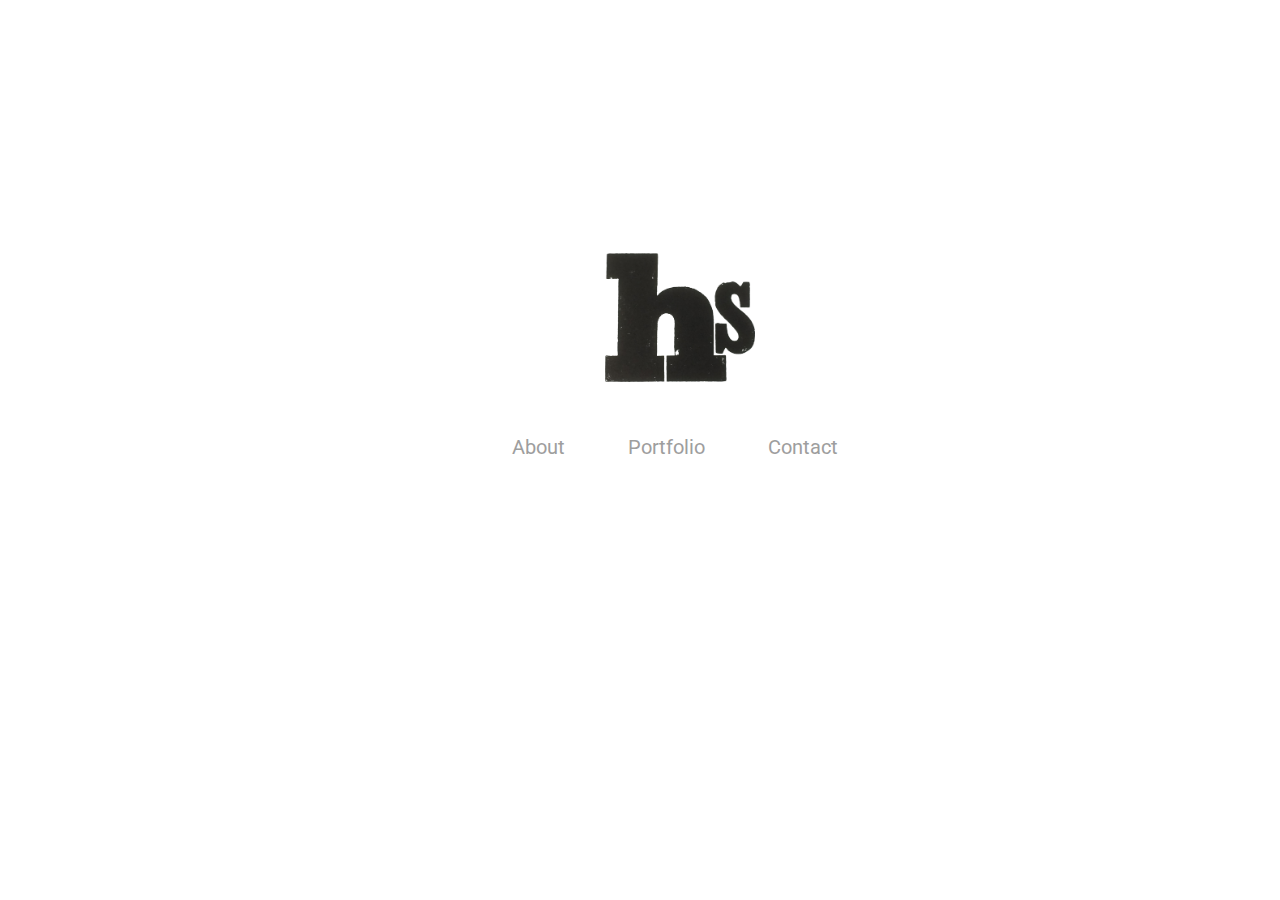
<file: index.html>
<!DOCTYPE html>
<html>
<head>
  <meta charset="UTF-8">
  <meta name="viewport" content="width=device-width, initial-scale=1.0, user-scalable=no">
  <link href='https://fonts.googleapis.com/css?family=Oxygen:400,500,600,700,300' rel='stylesheet' type='text/css'>
  <link href='https://fonts.googleapis.com/css?family=Roboto:400,100,300,500,700,900' rel='stylesheet' type='text/css'>
  <title>Hannah Specht</title>
  <link rel="stylesheet" href="css/stylesheet.css">
</head>
<body id="body">
     <div class="wrapper_lp">
        <div id="landingpage">
            <img src="images/hs_klein.png" alt="" id="logo_front">
            <ul id="nav_lp">
              <li><a href="about.html" >About</a></li>
              <li><a href="portfolio.html" >Portfolio</a></li>
              <li><a href="contact.html">Contact</a></li>
            </ul>
        </div>
    </div>
</body>
</html>
</file>
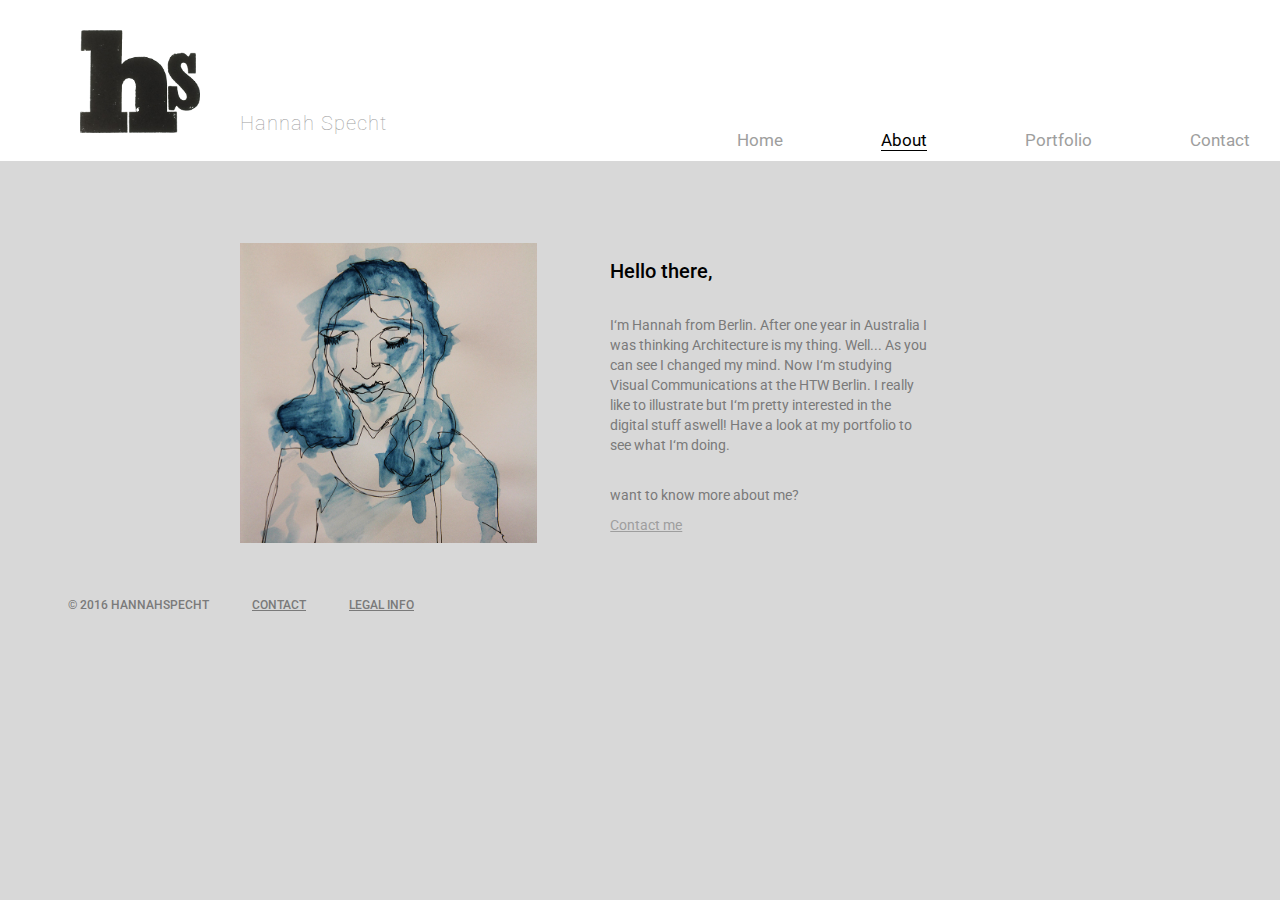
<file: about.html>
<!DOCTYPE html>
<html>
<head>
  <meta charset="UTF-8">
  <meta name="viewport" content="width=device-width, initial-scale=1.0, user-scalable=no">
  <meta name="description" content="Hannah Specht">
  <link href='https://fonts.googleapis.com/css?family=Roboto:400,100,300,500,700,900' rel='stylesheet' type='text/css'>
  <title>Hannah Specht</title>

  <link rel="stylesheet" href="css/stylesheet.css">
</head>

<body>
  <!-- Header -->
  <header class="header">
    <div id="logo">
      <a href="index.html"><img src="images/hs_klein.png"></a>
      <h2> Hannah Specht </h2>
    </div>

    <ul id="nav">
      <li><a href="index.html">Home</a></li>
      <li><a href="about.html" class="active">About</a></li>
      <li><a href="portfolio.html" >Portfolio</a></li>
      <li><a href="contact.html">Contact</a></li>
    </ul>
  </header>

  <!-- About -->
  <div class="wrapper">

    <!-- Inhalt 1 -->
    <div class="inhalt-1">
      <!-- Foto -->
      <div class="inhalt-foto"><img class="img" src="images/IMG_3952_klein.jpg"></div>
      <!-- Text -->
      <div class="inhalt-text">
        <h1>
          Hello there,
        </h1>
        <p>
         I‘m Hannah from Berlin.
         After one year in Australia I was thinking Architecture is my thing. Well... As you can see I changed my mind.
         Now I‘m studying Visual Communications at the HTW Berlin.
         I really like to illustrate but I‘m pretty interested in the digital stuff aswell! Have a look at my portfolio to see what I‘m doing.
        </p>
        <p class="more">
          want to know more about me?
        </p>

          <a class="link" href="contact.html">Contact me</a>

      </div>
    </div>
  </div>


  </div>

  <footer class="footer">
    <ul>
     <li>&copy; 2016 hannahspecht</li>
     <li><a href="contact.html">Contact</a></li>
     <li><a href="impressum.html">Legal info</a></li>
   </ul>
  </footer>

</body>
</html>
</file>
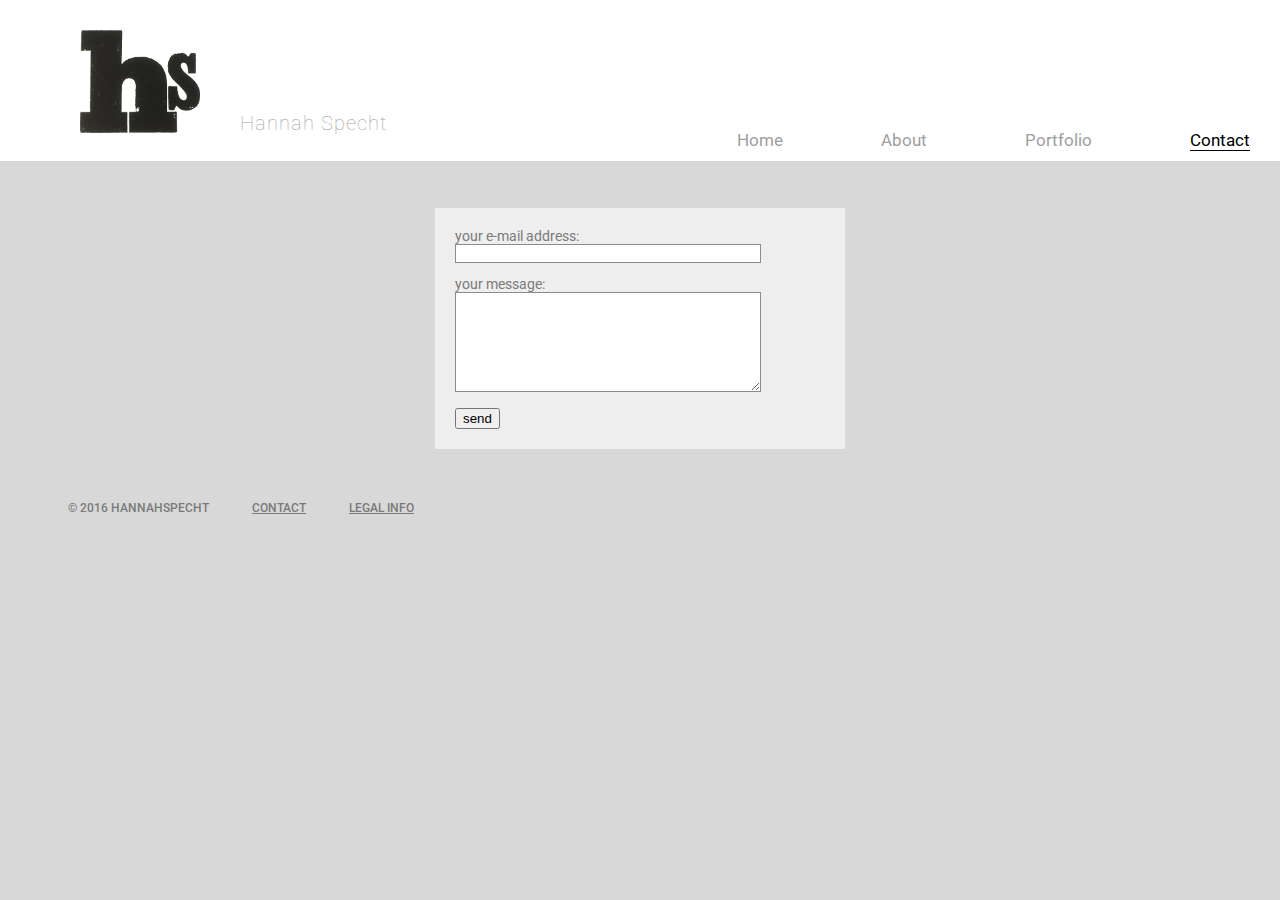
<file: contact.html>
<!DOCTYPE html>
<html>
<head>
  <meta charset="UTF-8">
  <meta name="viewport" content="width=device-width, initial-scale=1.0, user-scalable=no">
  <meta name="description" content="Hannah Specht">
  <link href='https://fonts.googleapis.com/css?family=Roboto:400,100,300,500,700,900' rel='stylesheet' type='text/css'>
  <title>Hannah Specht</title>

  <link rel="stylesheet" href="css/stylesheet.css">
</head>

<body>
  <!-- Header -->
  <header class="header">
    <div id="logo">
      <a href="index.html"><img src="images/hs_klein.png"></a>
      <h2> Hannah Specht </h2>
    </div>

    <ul id="nav">
      <li><a href="index.html">Home</a></li>
      <li><a href="about.html" >About</a></li>
      <li><a href="portfolio.html" >Portfolio</a></li>
      <li><a href="contact.html"class="active">Contact</a></li>
    </ul>
  </header>

  <!-- contact -->
  <div class="wrapper">

    <form id="kontaktformular" name="kontaktformular" action="">
      <div>
       <label for="absender">your e-mail address:</label>
       <input type="text" id="absender" name="absender" />
      </div>
      <div>
       <label for="nachricht">your message:</label>
       <textarea id="nachricht" name="nachricht" cols="20" rows="5"></textarea>
      </div>
      <div>
        <input type="submit" value="send" />
      </div>
    </form>

         <!-- Icon
         <p class="icon">
         <img class="icon" src="images/iconOrt.png">
         Berlin
        </p>-->
      </div>
    </div>

  </div>


  <footer class="footer">
    <ul>
     <li>&copy; 2016 hannahspecht</li>
     <li><a href="contact.html">Contact</a></li>
     <li><a href="impressum.html">Legal info</a></li>
   </ul>
  </footer>

</body>
</html>
</file>
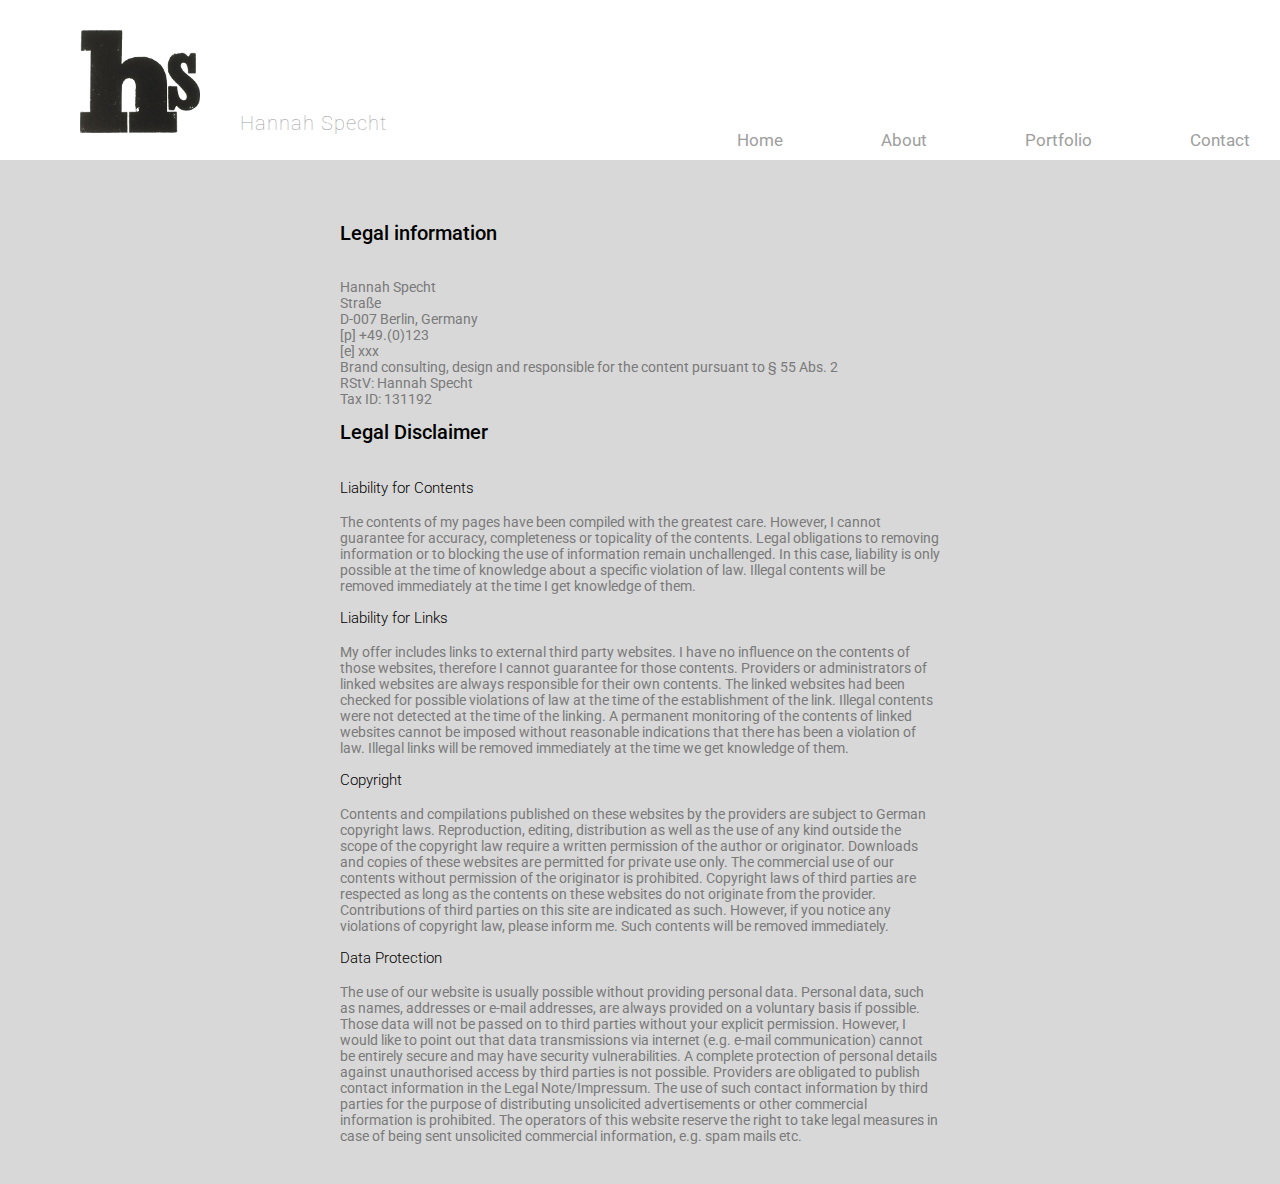
<file: impressum.html>
<!DOCTYPE html>
<html>
<head>
  <meta charset="UTF-8">
  <meta name="viewport" content="width=device-width, initial-scale=1.0, user-scalable=no">
  <meta name="description" content="Hannah Specht">
  <link href='https://fonts.googleapis.com/css?family=Roboto:400,100,300,500,700,900' rel='stylesheet' type='text/css'>
  <title>Hannah Specht</title>

  <link rel="stylesheet" href="css/stylesheet.css">
</head>

<body>
  <!-- Header -->
  <header class="header">
    <div id="logo">
      <a href="index.html"><img src="images/hs_klein.png"></a>
      <h2> Hannah Specht </h2>
    </div>

    <ul id="nav">
      <li><a href="index.html">Home</a></li>
      <li><a href="about.html" >About</a></li>
      <li><a href="portfolio.html">Portfolio</a></li>
      <li><a href="contact.html">Contact</a></li>
    </ul>
  </header>

<div class="wrapper">

  <div class="impressum">

  <h1> Legal information</h1>
  <p>
    Hannah Specht <br>
    Straße <br>
    D-007 Berlin, Germany <br>
    [p] +49.(0)123 <br>
    [e] xxx <br>
    Brand consulting, design and responsible for the content pursuant to § 55 Abs. 2 <br>
    RStV:  Hannah Specht <br>
    Tax ID: 131192 <br>
  </p>

  <h1> Legal Disclaimer </h1>
  <h3> Liability for Contents </h3>
  <p>
    The contents of my pages have been compiled with the greatest care. However, I cannot guarantee for accuracy, completeness or topicality of the contents.
    Legal obligations to removing information or to blocking the use of information remain unchallenged. In this case, liability is only possible at the time of knowledge about a specific violation of law. Illegal contents will be removed immediately at the time I get knowledge of them.
  </p>
  <h3> Liability for Links </h3>
  <p>
    My offer includes links to external third party websites. I have no influence on the contents of those websites, therefore I cannot guarantee for those contents. Providers or administrators of linked websites are always responsible for their own contents.
    The linked websites had been checked for possible violations of law at the time of the establishment of the link. Illegal contents were not detected at the time of the linking. A permanent monitoring of the contents of linked websites cannot be imposed without reasonable indications that there has been a violation of law. Illegal links will be removed immediately at the time we get knowledge of them.
  </p>
  <h3> Copyright </h3>
  <p>
    Contents and compilations published on these websites by the providers are subject to German copyright laws. Reproduction, editing, distribution as well as the use of any kind outside the scope of the copyright law require a written permission of the author or originator. Downloads and copies of these websites are permitted for private use only.
    The commercial use of our contents without permission of the originator is prohibited.
    Copyright laws of third parties are respected as long as the contents on these websites do not originate from the provider. Contributions of third parties on this site are indicated as such. However, if you notice any violations of copyright law, please inform me. Such contents will be removed immediately.
  </p>
  <h3> Data Protection </h3>
  <p>
    The use of our website is usually possible without providing personal data. Personal data, such as names, addresses or e-mail addresses, are always provided on a voluntary basis if possible. Those data will not be passed on to third parties without your explicit permission.
    However, I would like to point out that data transmissions via internet (e.g. e-mail communication) cannot be entirely secure and may have security vulnerabilities. A complete protection of personal details against unauthorised access by third parties is not possible.
    Providers are obligated to publish contact information in the Legal Note/Impressum. The use of such contact information by third parties for the purpose of distributing unsolicited advertisements or other commercial information is prohibited.
    The operators of this website reserve the right to take legal measures in case of being sent unsolicited commercial information, e.g. spam mails etc.
  </p>

</div>
</div>
</file>
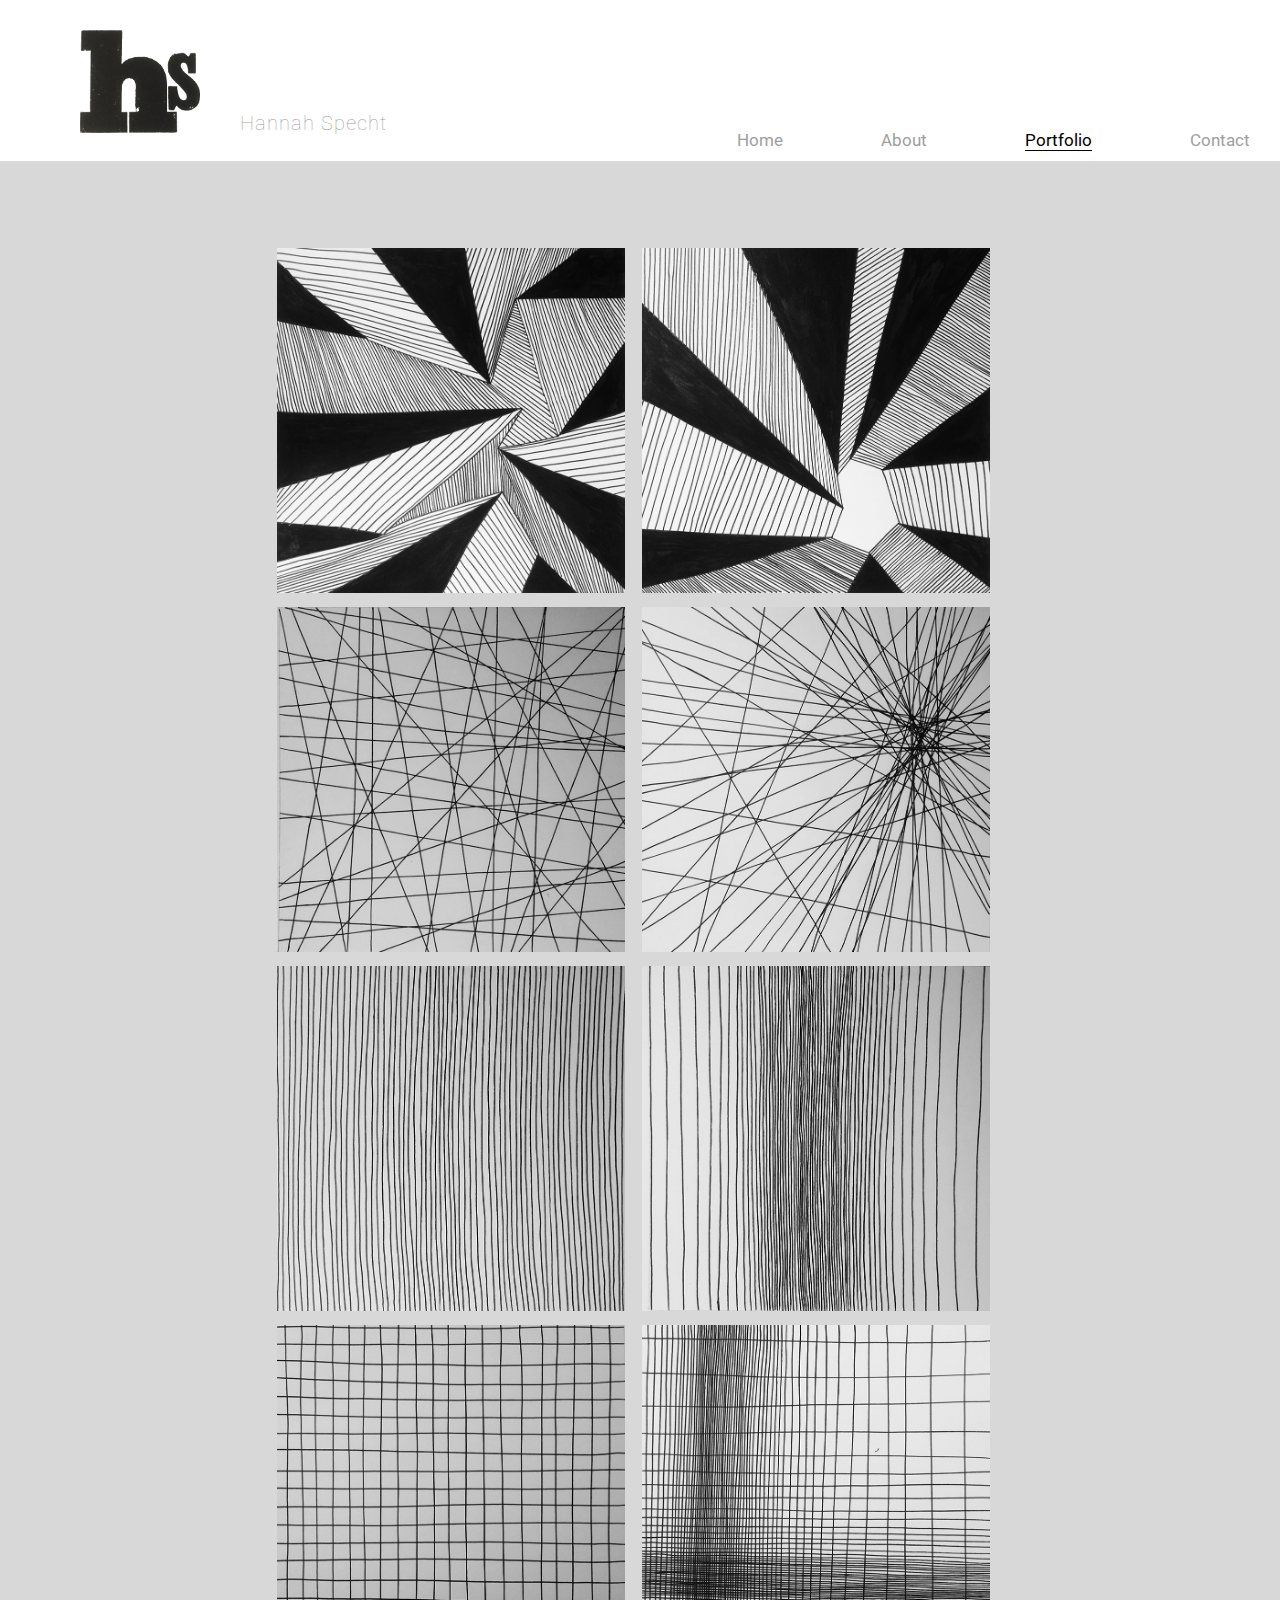
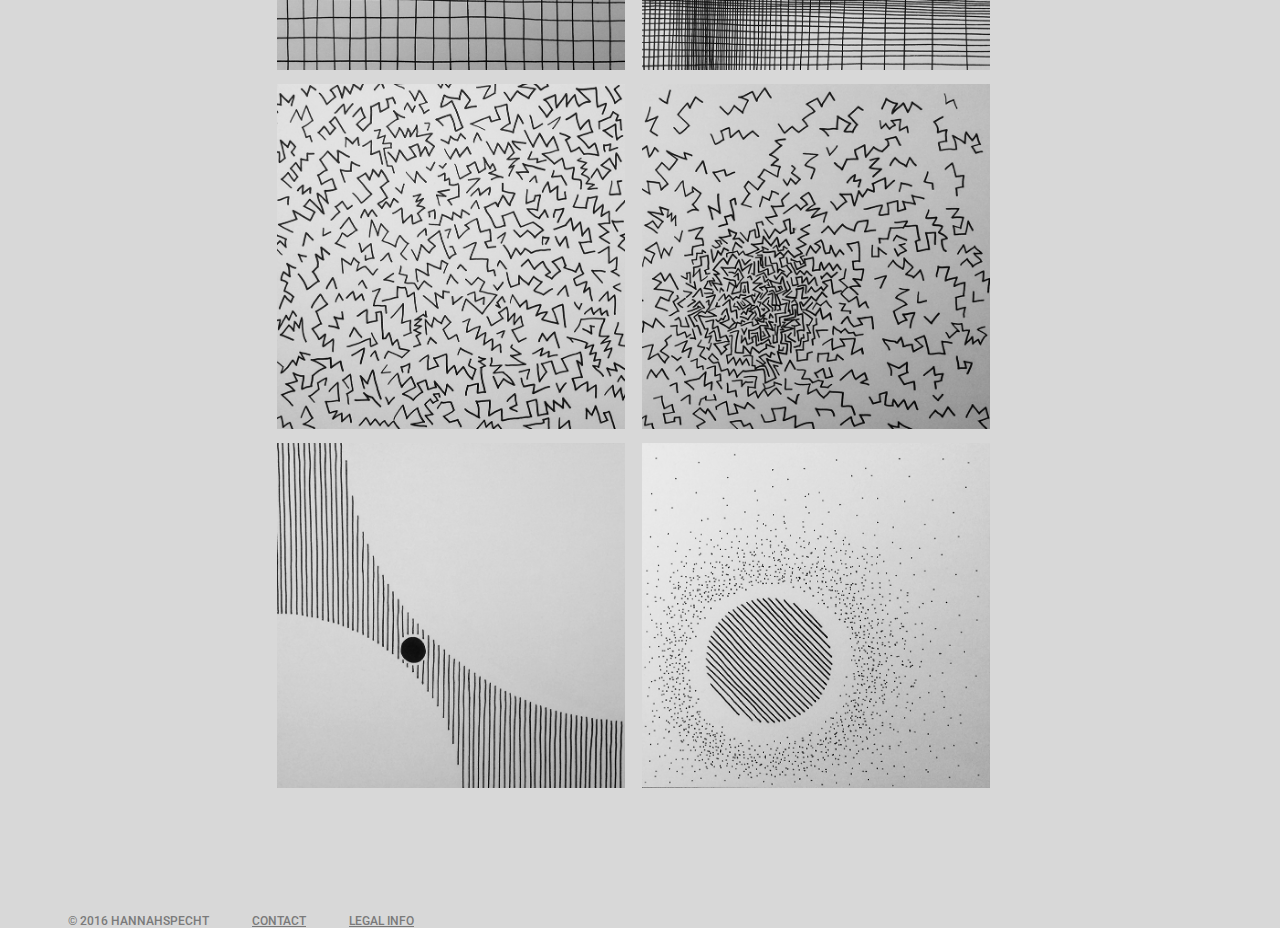
<file: patterns.html>
<!DOCTYPE html>
<html>
<head>
  <meta charset="UTF-8">
  <meta name="viewport" content="width=device-width, initial-scale=1.0, user-scalable=no">
  <meta name="description" content="Hannah Specht">
  <link href='https://fonts.googleapis.com/css?family=Roboto:400,100,300,500,700,900' rel='stylesheet' type='text/css'>
  <title>Hannah Specht</title>

  <link rel="stylesheet" href="css/stylesheet.css">
</head>

<body>
  <!-- Header -->
  <header class="header">
    <div id="logo">
      <a href="index.html"><img src="images/hs_klein.png"></a>
      <h2> Hannah Specht </h2>
    </div>

    <ul id="nav">
      <li><a href="index.html">Home</a></li>
      <li><a href="about.html" >About</a></li>
      <li><a href="portfolio.html" class="active">Portfolio</a></li>
      <li><a href="contact.html">Contact</a></li>
    </ul>
  </header>

  <!-- portfolio patterns-->
  <div class="wrapper">

    <div class="portfolio">
      <!-- Foto -->
    <ul class="inhalt-patterns">
      <li>
       <a>
        <img class="img-patterns" src="images/1patterns/Linien_Fläche.jpg">
       </a>
      </li>
      <li>
       <a>
        <img class="img-patterns" src="images/1patterns/muster_2.jpg">
       </a>
      </li>
      <li>
       <a>
        <img class="img-patterns" src="images/1patterns/muster_3.jpg">
       </a>
      </li>
      <li>
       <a>
        <img class="img-patterns" src="images/1patterns/muster_4.jpg">
       </a>
      </li>
    <li>
     <a>
      <img class="img-patterns" src="images/1patterns/muster_5.jpg">
     </a>
    </li>
    <li>
     <a>
      <img class="img-patterns" src="images/1patterns/muster_6.jpg">
     </a>
    </li>
    <li>
     <a>
      <img class="img-patterns" src="images/1patterns/muster_7.jpg">
     </a>
    </li>
    <li>
     <a>
      <img class="img-patterns" src="images/1patterns/muster_8.jpg">
     </a>
    </li>
    <li>
     <a>
      <img class="img-patterns" src="images/1patterns/muster_11.jpg">
     </a>
    </li>
    <li>
     <a>
      <img class="img-patterns" src="images/1patterns/muster_12.jpg">
     </a>
    </li>

    <li>
     <a>
      <img class="img-patterns" src="images/1patterns/muster_9.jpg">
     </a>
    </li>
    <li>
     <a>
      <img class="img-patterns" src="images/1patterns/muster_10.jpg">
     </a>
    </li>
  </ul>

  </div>


    </div>
  </div>
  </div>


  </div>

  <footer class="footer">
    <ul>
     <li>&copy; 2016 hannahspecht</li>
     <li><a href="contact.html">Contact</a></li>
     <li><a href="impressum.html">Legal info</a></li>
   </ul>
  </footer>

</body>
</html>
</file>
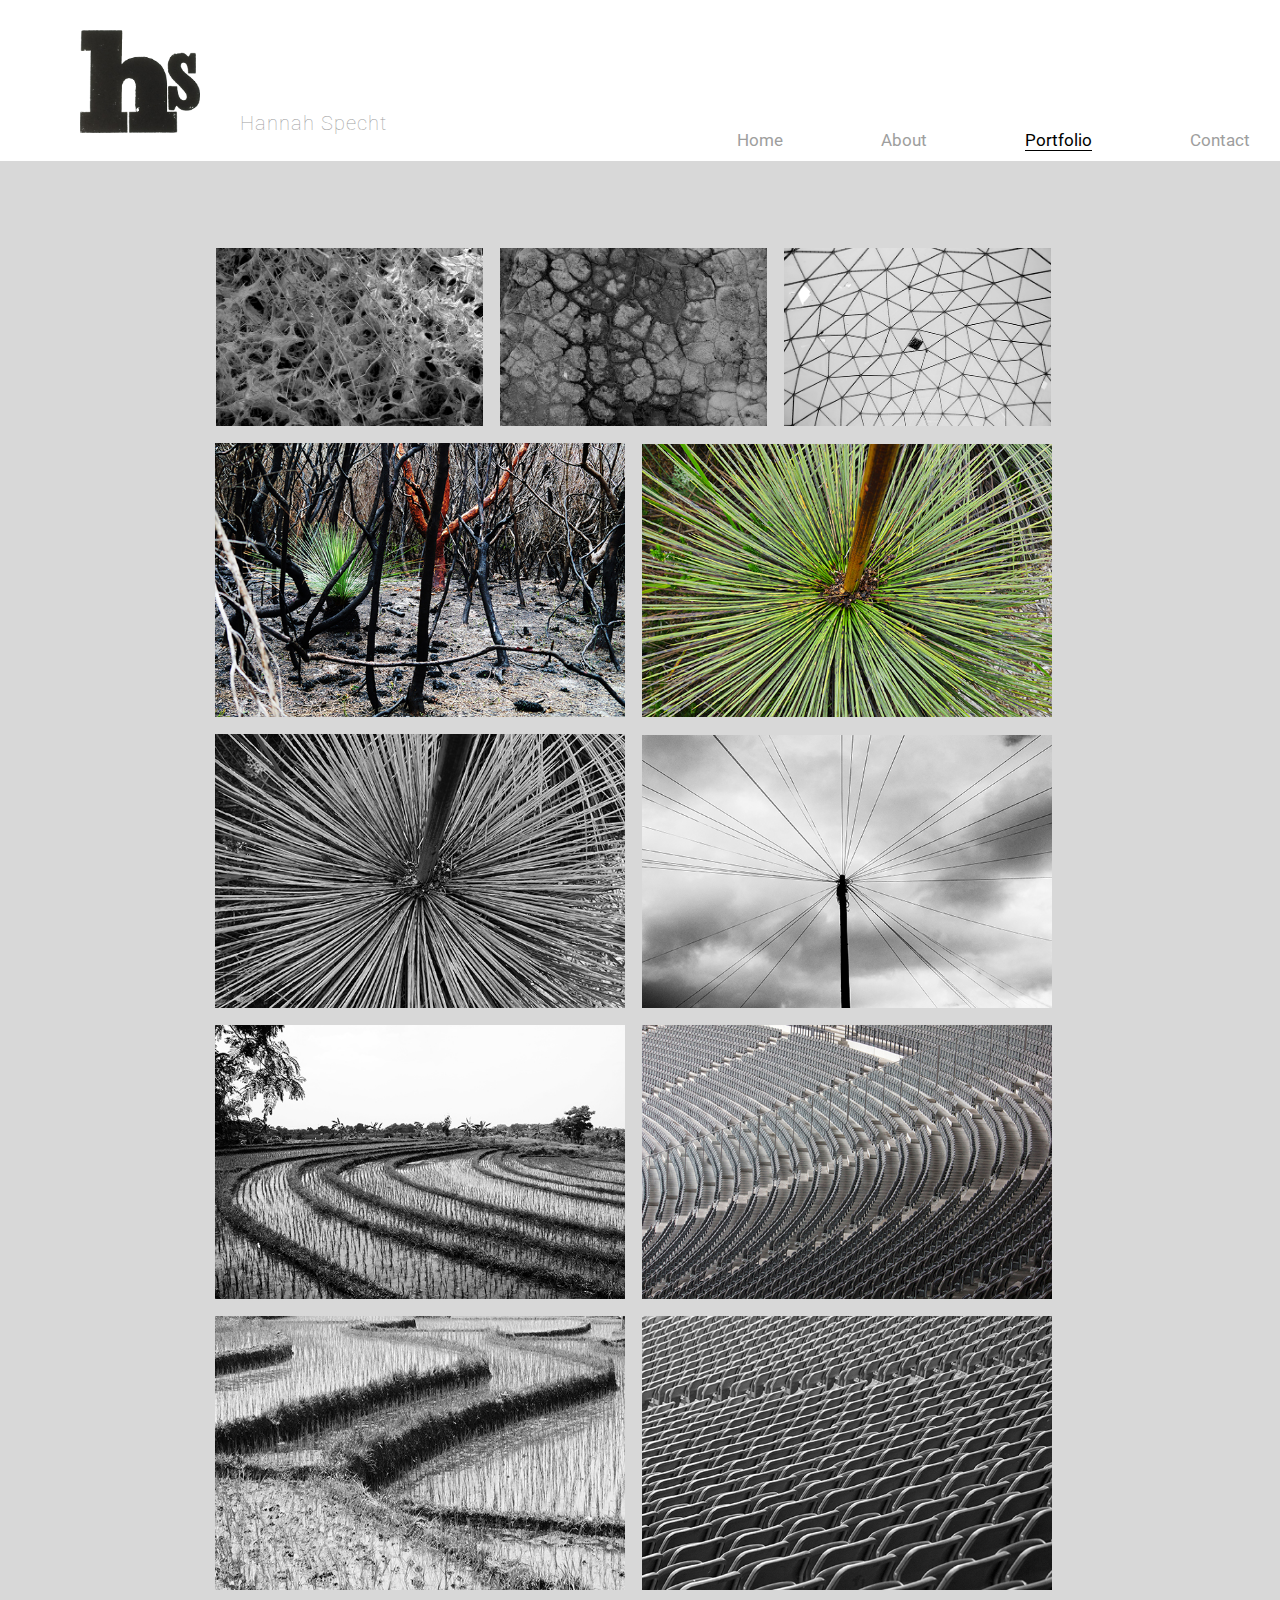
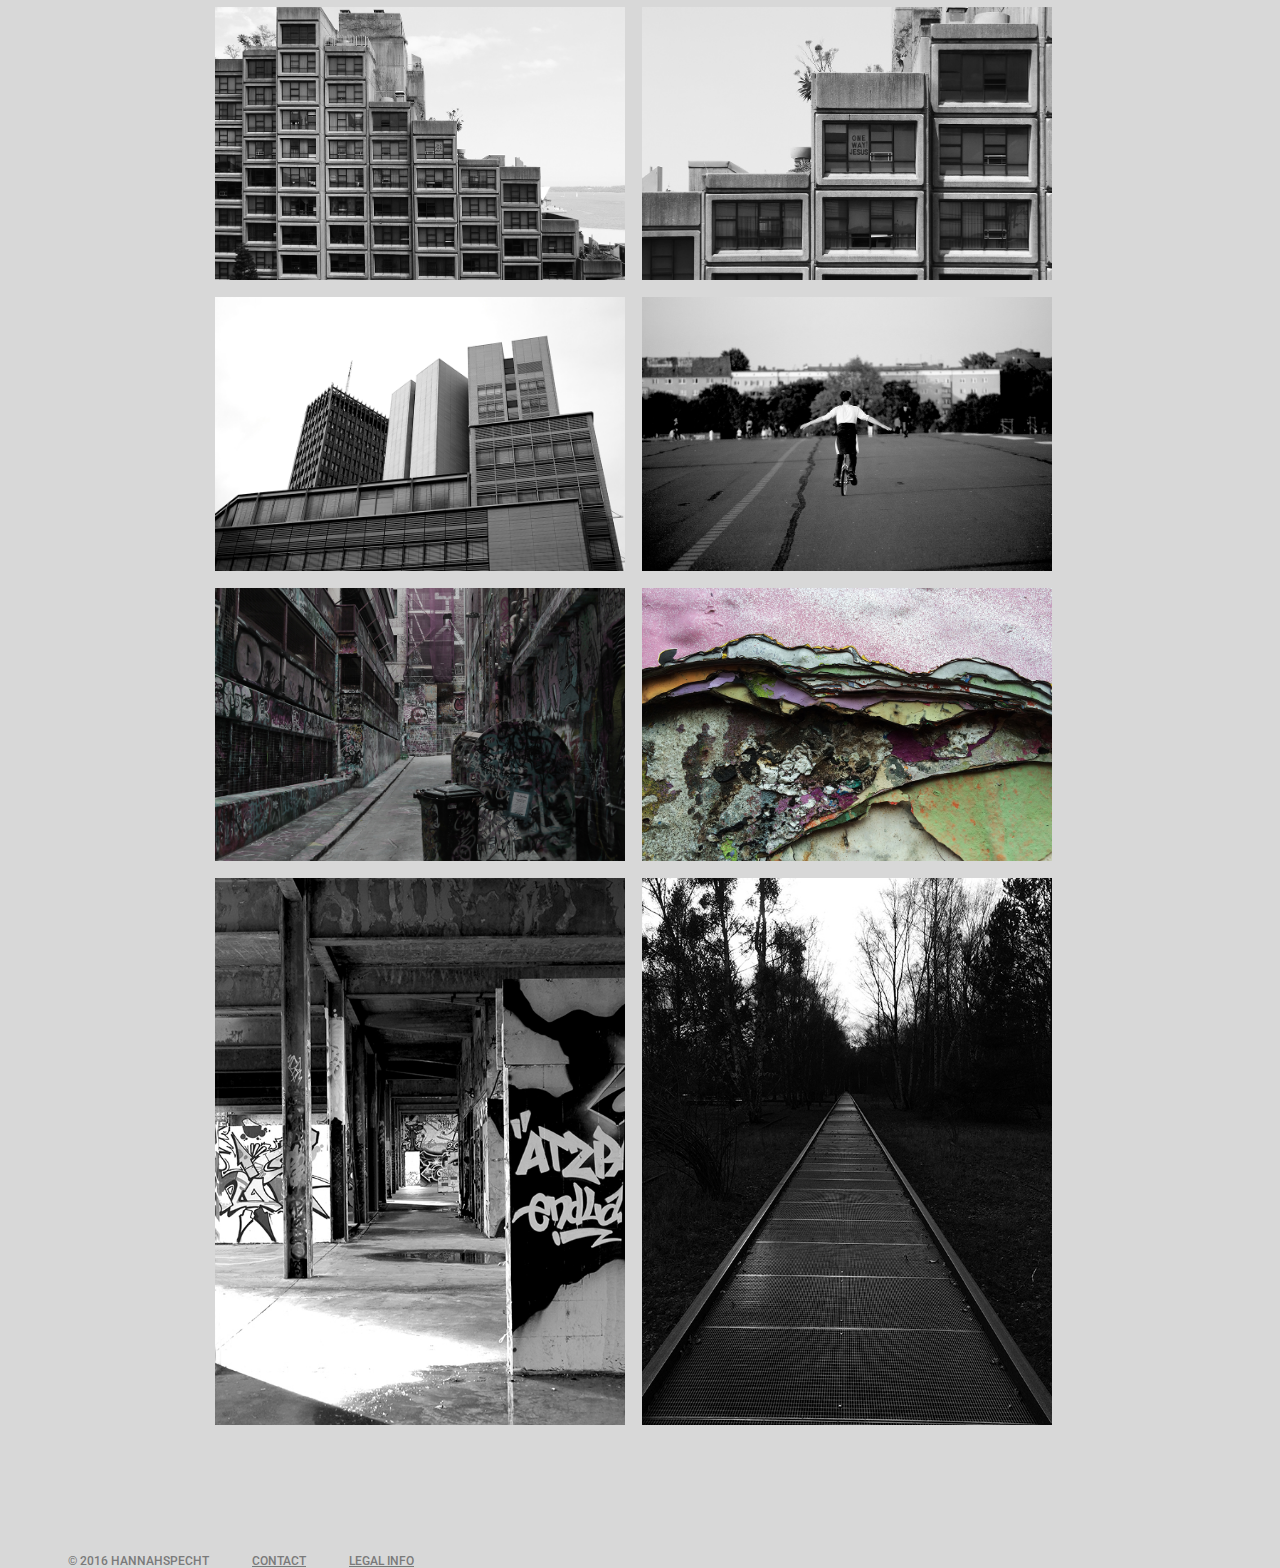
<file: photography.html>
<!DOCTYPE html>
<html>
<head>
  <meta charset="UTF-8">
  <meta name="viewport" content="width=device-width, initial-scale=1.0, user-scalable=no">
  <meta name="description" content="Hannah Specht">
  <link href='https://fonts.googleapis.com/css?family=Roboto:400,100,300,500,700,900' rel='stylesheet' type='text/css'>
  <title>Hannah Specht</title>

  <link rel="stylesheet" href="css/stylesheet.css">
</head>

<body>
  <!-- Header -->
  <header class="header">
    <div id="logo">
      <a href="index.html"><img src="images/hs_klein.png"></a>
      <h2> Hannah Specht </h2>
    </div>

    <ul id="nav">
      <li><a href="index.html">Home</a></li>
      <li><a href="about.html" >About</a></li>
      <li><a href="portfolio.html" class="active">Portfolio</a></li>
      <li><a href="contact.html">Contact</a></li>
    </ul>
  </header>

  <!-- portfolio photography-->
  <div class="wrapper">

    <div class="portfolio">
      <!-- Foto -->
    <ul class="inhalt-photography1">
      <li>
       <a>
        <img class="img-photography1" src="images/2photogr/fotostruktur_01.jpg">
       </a>
      </li>
      <li>
       <a>
        <img class="img-photography1" src="images/2photogr/fotostruktur_02.jpg">
       </a>
      </li>
      <li>
       <a>
        <img class="img-photography1" src="images/2photogr/fotostruktur_03.jpg">
       </a>
      </li>
    </ul>

    <ul class="inhalt-photography2">
      <li>
       <a>
        <img class="img-photography2" src="images/2photogr/fotostruktur_04.jpg">
       </a>
      </li>
      <li>
       <a>
        <img class="img-photography2" src="images/2photogr/fotostruktur_05.jpg">
       </a>
      </li>
      <li>
       <a>
        <img class="img-photography2" src="images/2photogr/fotostruktur_06.jpg">
       </a>
      </li>
      <li>
       <a>
        <img class="img-photography2" src="images/2photogr/fotostruktur_07.jpg">
       </a>
      </li>
      <li>
       <a>
        <img class="img-photography2" src="images/2photogr/fotostruktur_8.jpg">
       </a>
      </li>
      <li>
       <a>
        <img class="img-photography2" src="images/2photogr/fotostruktur_9.jpg">
       </a>
      </li>
      <li>
       <a>
        <img class="img-photography2" src="images/2photogr/fotostruktur_10.jpg">
       </a>
      </li>
      <li>
       <a>
        <img class="img-photography2" src="images/2photogr/fotostruktur_11.jpg">
       </a>
      </li>
      <li>
       <a>
        <img class="img-photography2" src="images/2photogr/fotoarch_12.jpg">
       </a>
      </li>
      <li>
       <a>
        <img class="img-photography2" src="images/2photogr/fotoarch_13.jpg">
       </a>
      </li>
      <li>
       <a>
        <img class="img-photography2" src="images/2photogr/fotoarch_14.jpg">
       </a>
      </li>
      <li>
       <a>
        <img class="img-photography2" src="images/2photogr/fotofeld_15.jpg">
       </a>
      </li>

      <li>
       <a>
        <img class="img-photography2" src="images/2photogr/fotofarbe_18.jpg">
       </a>
      </li>
      <li>
       <a>
        <img class="img-photography2" src="images/2photogr/fotofarbe_19.jpg">
       </a>
      </li>
    </ul>
    <ul class="inhalt-photography3">
      <!--<li>
       <a>
        <img class="img-photography3" src="images/2photogr/fotopers_22.jpg">
      </a>
     </li>
      <li>
       <a>
        <img class="img-photography3" src="images/2photogr/fotopers_24.jpg">
       </a>
      </li> -->
      <li>
       <a>
        <img class="img-photography3" src="images/2photogr/fotopers_23.jpg">
       </a>
      </li>

      <li>
       <a>
        <img class="img-photography3" src="images/2photogr/fotopers_25.jpg">
       </a>
      </li>
    </ul>


  </div>


    </div>
  </div>
  </div>


  </div>

  <footer class="footer">
    <ul>
     <li>&copy; 2016 hannahspecht</li>
     <li><a href="contact.html">Contact</a></li>
     <li><a href="impressum.html">Legal info</a></li>
   </ul>
  </footer>

</body>
</html>
</file>
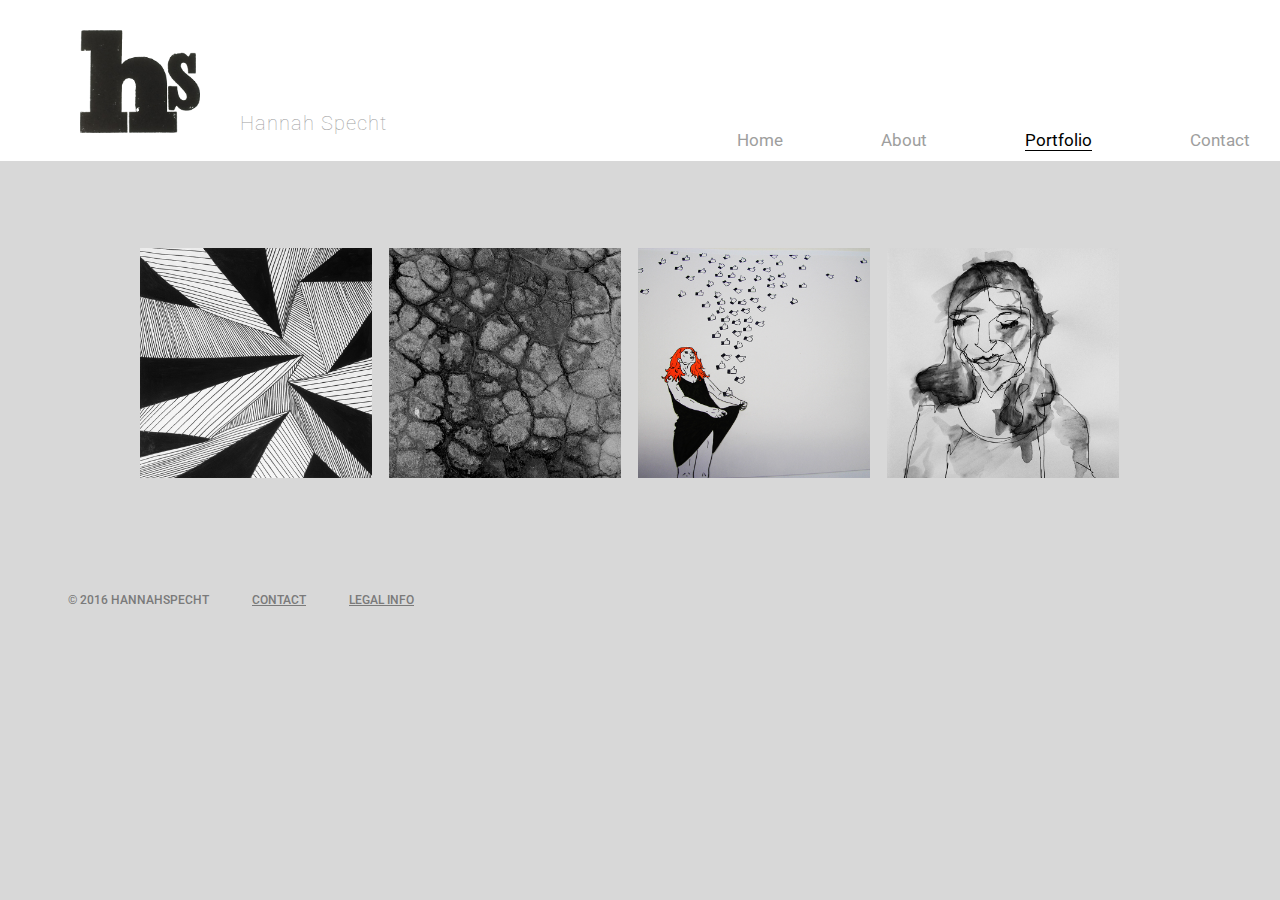
<file: portfolio.html>
<!DOCTYPE html>
<html>
<head>
  <meta charset="UTF-8">
  <meta name="viewport" content="width=device-width, initial-scale=1.0, user-scalable=no">
  <meta name="description" content="Hannah Specht">
  <link href='https://fonts.googleapis.com/css?family=Roboto:400,100,300,500,700,900' rel='stylesheet' type='text/css'>
  <title>Hannah Specht</title>

  <link rel="stylesheet" href="css/stylesheet.css">
</head>

<body>
  <!-- Header -->
  <header class="header">
    <div id="logo">
      <a href="index.html"><img src="images/hs_klein.png"></a>
      <h2> Hannah Specht </h2>
    </div>

    <ul id="nav">
      <li><a href="index.html">Home</a></li>
      <li><a href="about.html" >About</a></li>
      <li><a href="portfolio.html" class="active">Portfolio</a></li>
      <li><a href="contact.html">Contact</a></li>
    </ul>
  </header>

  <!-- portfolio -->
  <div class="wrapper">

    <div class="portfolio">
      <!-- Foto -->
    <ul class="inhalt-portfolio">
      <li>
       <a href="patterns.html">
        <img class="img-portfolio" src="images/1patterns/Linien_Fläche.jpg">
        <span class="hovertext"> <span>patterns</span></span>
       </a>
      </li>
      <li>
       <a href="photography.html">
        <img class="img-portfolio" src="images/struktur1klein.jpg">
        <span class="hovertext"> <span>photography</span></span>
       </a>
      </li>
      <li>
       <a href=illu.html>
        <img class="img-portfolio" src="images/IMG_3656_klein.jpg">
        <span class="hovertext"> <span>illustrations</span></span>
       </a>
      </li>
      <li>
       <a href=sketches.html>
        <img class="img-portfolio" src="images/IMG_3952_klein Kopie.jpg">
        <span class="hovertext"> <span>sketches</span></span>
       </a>
      </li>
    </ul>

  </div>






    </div>
  </div>
  </div>


  </div>

  <footer class="footer">
    <ul>
     <li>&copy; 2016 hannahspecht</li>
     <li><a href="contact.html">Contact</a></li>
     <li><a href="impressum.html">Legal info</a></li>
   </ul>
  </footer>

</body>
</html>
</file>
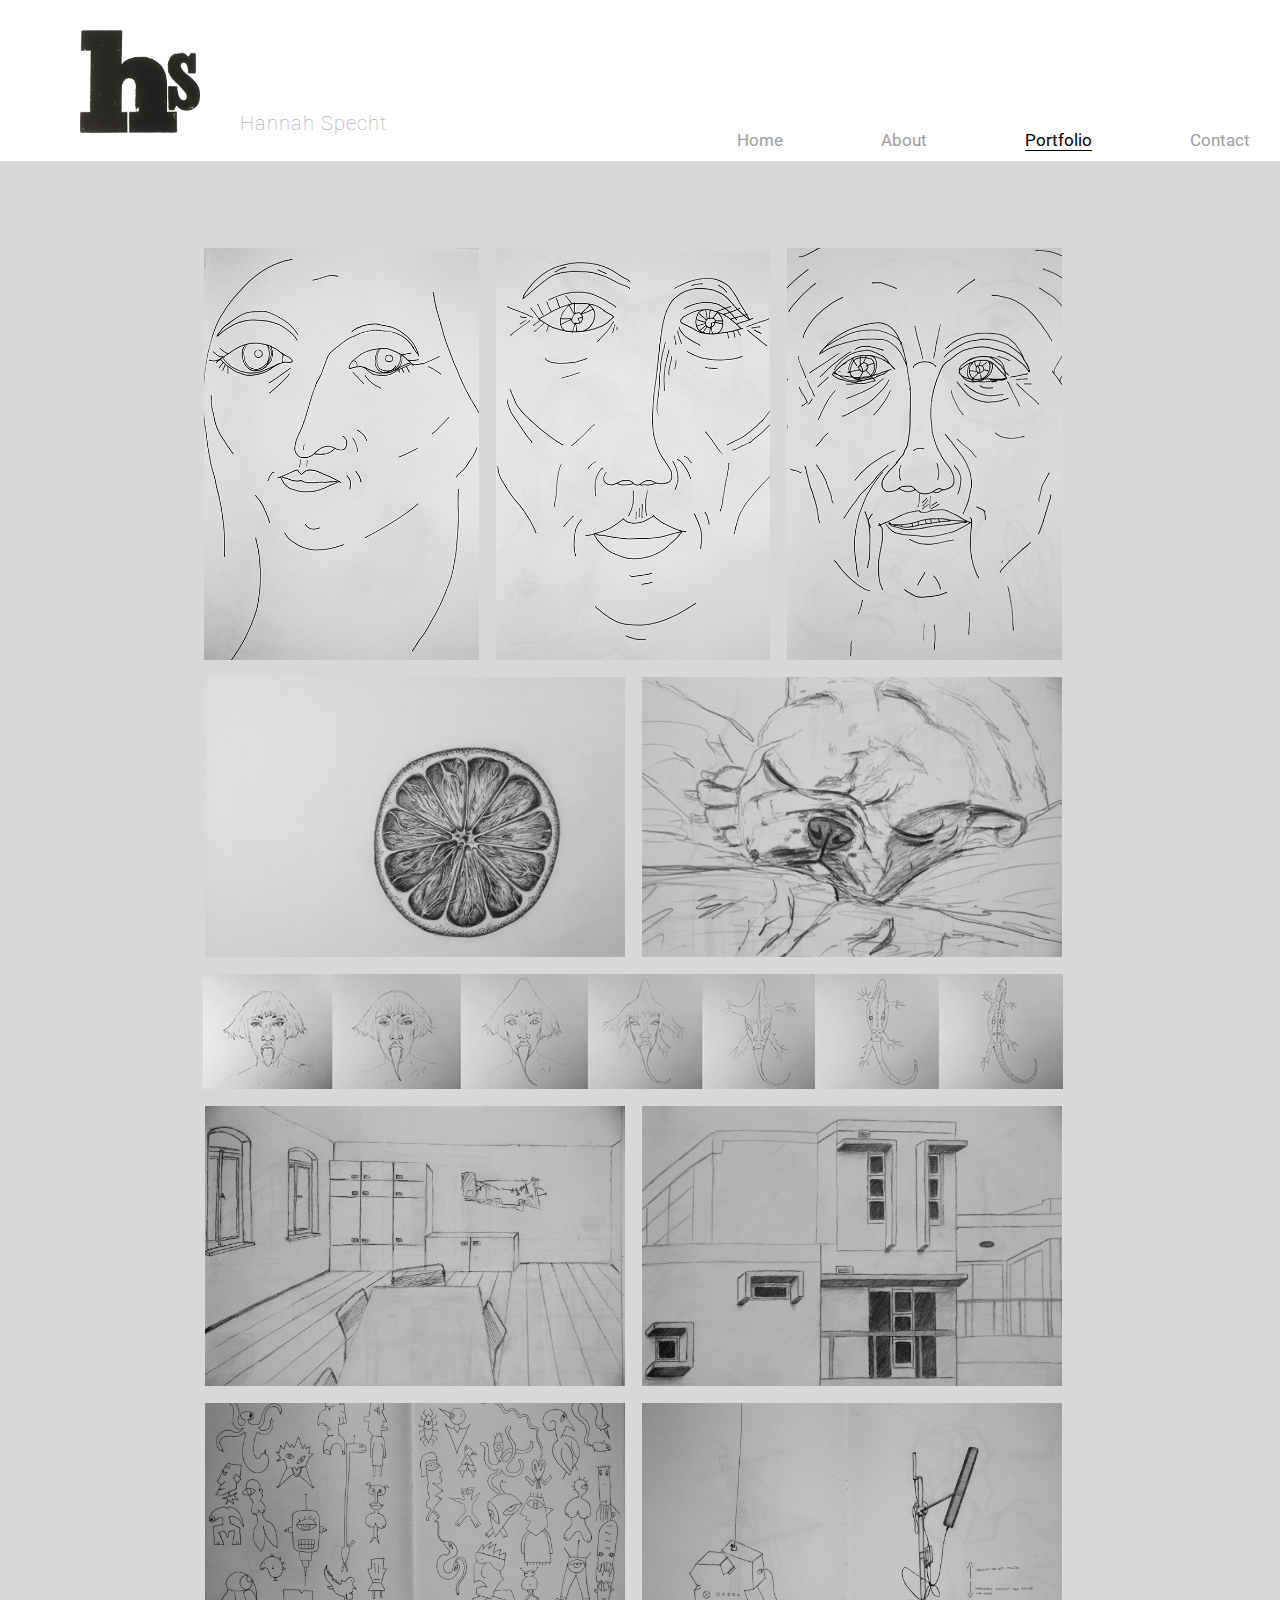
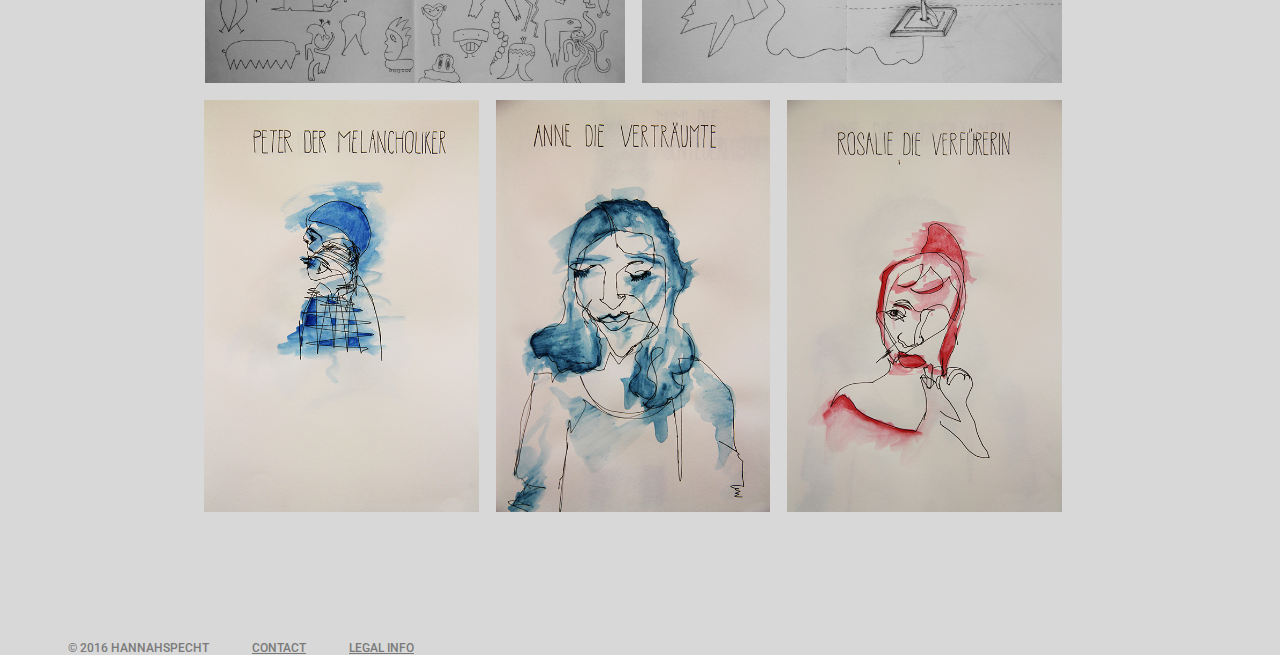
<file: sketches.html>
<!DOCTYPE html>
<html>
<head>
  <meta charset="UTF-8">
  <meta name="viewport" content="width=device-width, initial-scale=1.0, user-scalable=no">
  <meta name="description" content="Hannah Specht">
  <link href='https://fonts.googleapis.com/css?family=Oxygen:400,700,300' rel='stylesheet' type='text/css'>
  <link href='https://fonts.googleapis.com/css?family=Roboto:400,100,300,500,700,900' rel='stylesheet' type='text/css'>
  <title>Hannah Specht</title>

  <link rel="stylesheet" href="css/stylesheet.css">
</head>

<body>
  <!-- Header -->
  <header class="header">
    <div id="logo">
      <a href="index.html"><img src="images/hs_klein.png"></a>
      <h2> Hannah Specht </h2>
    </div>

    <ul id="nav">
      <li><a href="index.html">Home</a></li>
      <li><a href="about.html" >About</a></li>
      <li><a href="portfolio.html" class="active">Portfolio</a></li>
      <li><a href="contact.html">Contact</a></li>
    </ul>
  </header>

  <!-- portfolio sketches-->
  <div class="wrapper">

    <div class="portfolio">

      <!-- Foto -->
      <ul class="inhalt-illu5">
        <li>
         <a>
          <img class="img-illu5" src="images/4sketches/strichgesicht1.jpg">
         </a>
         </li>
         <li>
          <a>
           <img class="img-illu5" src="images/4sketches/strichgesicht2.jpg">
          </a>
         </li>
         <li>
          <a>
           <img class="img-illu5" src="images/4sketches/strichgesicht3.jpg">
          </a>
          </li>
      </ul>


      <ul class="inhalt-illu2">
        <li>
         <a>
          <img class="img-illu2" src="images/4sketches/orange.jpg">
         </a>
         </li>
         <li>
          <a>
           <img class="img-illu2" src="images/4sketches/hund.jpg">
          </a>
         </li>
      </ul>

      <ul class="inhalt-illu1">
        <li>
         <a>
          <img class="img-illu1" src="images/3illu/verwandlung.jpg">
         </a>
        </li>
      </ul>

      <ul class="inhalt-illu2">
        <li>
         <a>
          <img class="img-illu2" src="images/4sketches/arch1.jpg">
         </a>
         </li>
         <li>
          <a>
           <img class="img-illu2" src="images/4sketches/arch2.jpg">
          </a>
         </li>
         <li>
          <a>
           <img class="img-illu2" src="images/4sketches/maennchen.jpg">
          </a>
          </li>
          <li>
           <a>
            <img class="img-illu2" src="images/4sketches/antenne.jpg">
           </a>
          </li>
      </ul>

      <ul class="inhalt-illu5">
        <li>
         <a>
          <img class="img-illu5" src="images/4sketches/peter.jpg">
         </a>
         </li>
         <li>
          <a>
           <img class="img-illu5" src="images/4sketches/anne.jpg">
          </a>
         </li>
         <li>
          <a>
           <img class="img-illu5" src="images/4sketches/rosalie.jpg">
          </a>
          </li>
      </ul>


    </div>
</div>

<footer class="footer">
  <ul>
   <li>&copy; 2016 hannahspecht</li>
   <li><a href="contact.html">Contact</a></li>
   <li><a href="impressum.html">Legal info</a></li>
 </ul>
</footer>

</body>
</html>
</file>
<file: css/stylesheet.css>
/********************************************
  HEADER
*******************************************/

#logo {
    width: 100%;
    text-align: left;
    margin-top: 0px;
    padding-top: 30px;
    padding-left: 80px;
    height: 100px;
    background-color: #FFF;
}

#logo img{
     width: 120px;
}

.header {
  width: 100%;
  position: fixed;
  left:0;
  top:0;
}
/********************************************
  Landingpage
*******************************************/

.wrapper_lp {
    display: flex;
    text-align: center;
}

#landingpage {
    justify-content: center;
    align-items: center;
    margin-top: 17%;
    width: 100%;
}

#body {
  background-color: white;

}

#logo_front {
  width: 150px;
  text-align: center;;
  margin-top: 0px;
  padding-top: 30px;
  padding-left: 80px;
  background-color: #FFF;
}


#nav_lp {
    text-align: center;
    padding-bottom: 10px;
    background-color: none;
    margin-top: 50px;
    margin-left: 30px;
}

#nav_lp ul {
    list-style: none;
}

#nav_lp li{
    display: inline-block;
}

#nav_lp a{
    ////*font-family: 'Oxygen' sans-serif;*///
    font-family: 'Roboto', sans-serif;
    font-weight: 400;
    font-size: 20px;
    margin: 0px 30px;
    color: #9E9E9E;
    padding-bottom: 0px;
    position: relative;
    text-decoration: none;
}

#nav_lp a:after{
    content: "";
    display: block;
    width: 100%;
    margin: 0px 30px;
    position: absolute;
    background: black;
    height: 1px;
    bottom: 0;
    opacity: 0;


    transition: all .2s;
    transform: translateY(10px);
}

#nav_lp a.selected:after, #nav_lp a:hover:after{
    opacity: 1;
    transform: translateY(0px);
}

#nav_lp .active {
    color:  black;
}

/********************************************
  NAVIGATION
*******************************************/


#nav{
    width: 100%;
    text-align: right;
    margin-top: 0;
    padding-bottom: 10px;
    background-color: #FFF;
}

#nav ul {
    list-style: none;
}

#nav li{
    display: inline-block;
    padding-bottom: 0px;
    padding-right: 20px;
}

#nav a{
    ///*font-family: 'Oxygen' sans-serif;*///
    font-family: 'Roboto', sans-serif;
    font-weight: 400;
    font-size: 17px;
    margin: 0px 25px;
    color:  #9E9E9E;
    padding-bottom: 0px;
    margin-right: 50px;
    display: block;
    position: relative;
    text-decoration: none;
}

#nav a:after{
    content: "";
    display: block;
    width: 100%;
    position: absolute;
    background: black;
    height: 1px;
    bottom: 0;
    opacity: 0;
    transition: all .2s;
    transform: translateY(10px);
}

#nav a.selected:after, #nav a:hover:after{
    opacity: 1;
    transform: translateY(0px);
}

#nav .active {
    color:  black;
    border-bottom: 1px solid black;
}

/********************************************
  links
*******************************************/
a, a:link {
  color:#9E9E9E;
}

.link a{
    ///*font-family: 'Oxygen' sans-serif;*///
    font-family: 'Roboto', sans-serif;
    font-weight: 400;
    font-size: 15px;
    margin: 0px 0px;
    color:  #9E9E9E;
    padding-bottom: 0px;
    margin-right:80px;
    display: block;
    position: relative;
    text-decoration: none;
}

.link a:after{
    color: black;
    content: "";
    display: block;
    width: 100%;
    position: absolute;
    background: black;
    height: 1px;
    bottom: 0;
    opacity: 0;
    transition: all .2s;
    transform: translateY(10px);
}

.link a.selected:after, .link a:hover:after{
    opacity: 1;
    transform: translateY(0px);
}

.wrapper{
  width: 100%;
  padding: 0px;
  padding-top: 200px;
  margin: auto;
  padding-bottom: 40px;
}

/*******************portfolio******************************/
.portfolio{
  margin-left: auto;
  margin-right: auto;
  width: 100%;
  max-width: 1000px;
  margin-bottom: 60px;
  margin-top: 40px;
}

.inhalt-portfolio {
  height: 0px;
  display: inline-block;
  text-align: center;
  margin-top: 35px;
  padding-left: 0;
}

.img-portfolio {
  height: 230px;
  width:232px;
  margin-left: auto;
  margin-right: auto;
}


ul.inhalt-portfolio {
  list-style-type: none;
  margin: 0;
  padding: 0;
  text-align: center;
}

ul.inhalt-portfolio li {
  display: inline-block;
  height: 230px;
  margin: 0 1em 1em 0;
  position: relative;
  width: 232px;
}

span.hovertext {
  background: rgba(0,0,0,0.5);
  color: white;
  font-weight: 900;
  font-size: 30px;
  cursor: pointer;
  display: table;
  height: 230px;
  left: 0;
  position: absolute;
  top: 0;
  width: 232px;
}

span.hovertext span {
  display: table-cell;
  text-align: center;
  vertical-align: middle;
}

span.hovertext {
  background: rgba(0,0,0,0.5);
  color: white;
  cursor: pointer;
  display: table;
  height: 230px;
  left: 0;
  position: absolute;
  top: 0;
  width: 232px;
  opacity: 0;
}

ul.inhalt-portfolio li:hover span.hovertext {
  opacity: 1;
}

span.hovertext {
  background: rgba(0,0,0,0.5);
  color: white;
  cursor: pointer;
  display: table;
  height: 230px;
  left: 0;
  position: absolute;
  top: 0;
  width: 232px;
  opacity: 0;
  -webkit-transition: opacity 500ms;
  -moz-transition: opacity 500ms;
  -o-transition: opacity 500ms;
  transition: opacity 500ms;
}

/****************patterns****************/
.img-patterns {
  height: 345px;
  width:348px;
  margin-left: auto;
  margin-right: auto;
  display: inline-block;
}

ul.inhalt-patterns {
  list-style-type: none;
  margin: 0;
  padding: 0;
  text-align: center;
}

ul.inhalt-patterns li {
  display: inline-block;
  height: 345px;
  margin: 0 1em 1em 0;
  /*position: relative;*/
  width:348px;
}


/****************photography*************/

/***1*****/
.img-photography1 {
  /*height: 345px;*/
  width:267px;
  margin-left: auto;
  margin-right: auto;
  display: inline-block;

}

ul.inhalt-photography1 {
  list-style-type: none;
  margin: 0;
  padding: 0;
  text-align: center;
}

ul.inhalt-photography1 li {
  display: inline-block;
  /*height: 345px;*/
  margin: 0 1em 1em 0;
  /*position: relative;*/
  width:267px;
}

/***2*****/
.img-photography2 {
  /*height: 345px;*/
  width:410px;
  margin-left: auto;
  margin-right: auto;
  display: inline-block;
}

ul.inhalt-photography2 {
  list-style-type: none;
  margin: 0;
  padding: 0;
  text-align: center;
}

ul.inhalt-photography2 li {
  display: inline-block;
  /*height: 345px;*/
  margin: 0 1em 1em 0;
  /*position: relative;*/
  width:410px;
}

/***3*****/
.img-photography3 {
  /*height: 345px;*/
  width:410px;
  margin-left: auto;
  margin-right: auto;
  display: inline-block;
}

ul.inhalt-photography3 {
  list-style-type: none;
  margin: 0;
  padding: 0;
  text-align: center;
}

ul.inhalt-photography3 li {
  display: inline-block;
  /*height: 345px;*/
  margin: 0 1em 1em 0;
  /*position: relative;*/
  width:410px;
}

/*******************illustration***************/

/***1*****/
.img-illu1 {
  /*height: 345px;*/
  width:860px;
  margin-left: auto;
  margin-right: auto;
  display: inline-block;
}

ul.inhalt-illu1 {
  list-style-type: none;
  margin: 0;
  padding: 0;
  text-align: center;
}

ul.inhalt-illu1 li {
  display: inline-block;
  /*height: 345px;*/
  margin: 0 1em 1em 0;
  /*position: relative;*/
  width:860px;
}

/*****2*****/
.img-illu2 {
  /*height: 345px;*/
  width:420px;
  margin-left: auto;
  margin-right: auto;
  display: inline-block;
}

ul.inhalt-illu2 {
  list-style-type: none;
  margin: 0;
  padding: 0;
  text-align: center;
}

ul.inhalt-illu2 li {
  display: inline-block;
  /*height: 345px;*/
  margin: 0 1em 1em 0;
  /*position: relative;*/
}

/*****3*****/
.img-illu3 {
  /*height: 345px;*/
  width:202px;
  margin-left: auto;
  margin-right: auto;
  display: inline-block;

}

ul.inhalt-illu3 {
  list-style-type: none;
  margin: 0;
  padding: 0;
  text-align: center;
}

ul.inhalt-illu3 li {
  display: inline-block;
  /*height: 345px;*/
  margin: 0 1em 1em 0;
  /*position: relative;*/
}

/*****4*****/
.img-illu4 {
  /*height: 345px;*/
  height: 348px;
  margin-left: auto;
  margin-right: auto;
  display: inline-block;
}

ul.inhalt-illu4 {
  list-style-type: none;
  margin: 0;
  padding: 0;
  text-align: center;
}

ul.inhalt-illu4 li {
  display: inline-block;
  /*height: 345px;*/
  margin: 0 1em 1em 0;
  /*position: relative;*/
}

/*****5*****/
.img-illu5 {
  /*height: 345px;*/
  height: 412px;
  margin-left: auto;
  margin-right: auto;
  display: inline-block;
}

ul.inhalt-illu5 {
  list-style-type: none;
  margin: 0;
  padding: 0;
  text-align: center;
}

ul.inhalt-illu5 li {
  display: inline-block;
  /*height: 345px;*/
  margin: 0 1em 1em 0;
  /*position: relative;*/
}


/************about**************/
.inhalt-foto{
  height: 300px;
	display: inline-block;
  text-align: center;
  margin-top: 35px;
  padding-left: 0;
}

.inhalt-1{
  margin-left: auto;
  margin-right: auto;
  width: 100%;
  max-width: 800px;
}

.inhalt-text{
	display: inline-block;
  width: 40%;
  line-height: 20px;
  margin-left: 70px;
  vertical-align: top;
  margin-top: 40px;
}

.more{
  padding-top: 30px;
  padding-bottom: 10px;
}

.img{
  height: 100%;
}

.icon{
  height: 20px;
	display: inline-block;
  margin-left: auto;
  margin-right: auto;
  text-align: left;
  padding-right: 10px;
  margin-top: 35px;
  padding-left: 0;
}

.inhalt-text1{
  display: inline-block;
  width: 50%;
  line-height: 20px;
  margin-left: 0;
  margin-bottom: 80px;
  vertical-align: top;
  margin-top: 30px;
}

.footer ul{
  list-style: none;
  color:  #7a7a7a;
}
.footer li{
  display: inline-block;
  margin-left: 20px;
  margin-right: 20px;
  color: #7a7a7a;
}

.footer a{
  color: #7a7a7a;
}


footer{
  /*font-family: 'Oxygen' sans-serif;*/
  font-family: 'Roboto', sans-serif;
  font-weight: 500;
  font-size: 12px;
  text-transform: uppercase;
  text-align: left;
  color:  #7a7a7a;
}

html {
	height:100%;
	-webkit-font-smoothing: antialiased;
}

body{
  /*9E9E9E*/
  /*font-family: 'Oxygen', sans-serif;*/
  font-family: 'Roboto', sans-serif;
  font-weight: 400;
  font-size: 14px;
  /*background-color: #F3F3F3;*/
	background-color: #D8D8D8;
	color: #7a7a7a;
}

h1{
	/*font-family: 'Oxygen' sans-serif;*/
  font-family: 'Roboto', sans-serif;
	font-weight: 500;
	font-size: 20px;
	color: black;
	padding-bottom: 20px;
	text-align: left;
}

h2{
	font-size: 20px;
  font-weight: 100;
	color: #9E9E9E;
	padding-bottom: 20px;
  padding-left: 160px;
  margin-top: -25px;
  letter-spacing: 1px;
}

h3{
  font-family: 'Roboto', sans-serif;
	font-weight: 300;
	font-size: 15px;
	color: black;
	padding-bottom: 2px;
	text-align: left;
}

p{
	padding: 0px;
	margin: 0px;
	text-align: left;
}

/********Kontaktformular ***********/
#kontaktformular {
  margin-left: auto;
  margin-right: auto;
}
form {
  background-color: #eee;
  width: 370px; /* Breite des Formulars */
  padding: 20px;
  border: 0px solid #8c8c8c;
}
label { /* Beschriftung auf eigener Zeile */
  display: block;
  cursor: pointer; /* Mauszeiger wird zur Hand */
}
input#absender,
textarea {
  width: 300px;
  border: 1px solid #8c8c8c;
  margin-bottom: 1em;
}
textarea {
  height: 7em;
}
input:focus,
textarea:focus {
  background-color: #d9d9d9;
}

/**********Impressum**********/
.impressum {
  width: 600px;
  margin-left: auto;
  margin-right: auto;
}
</file>
